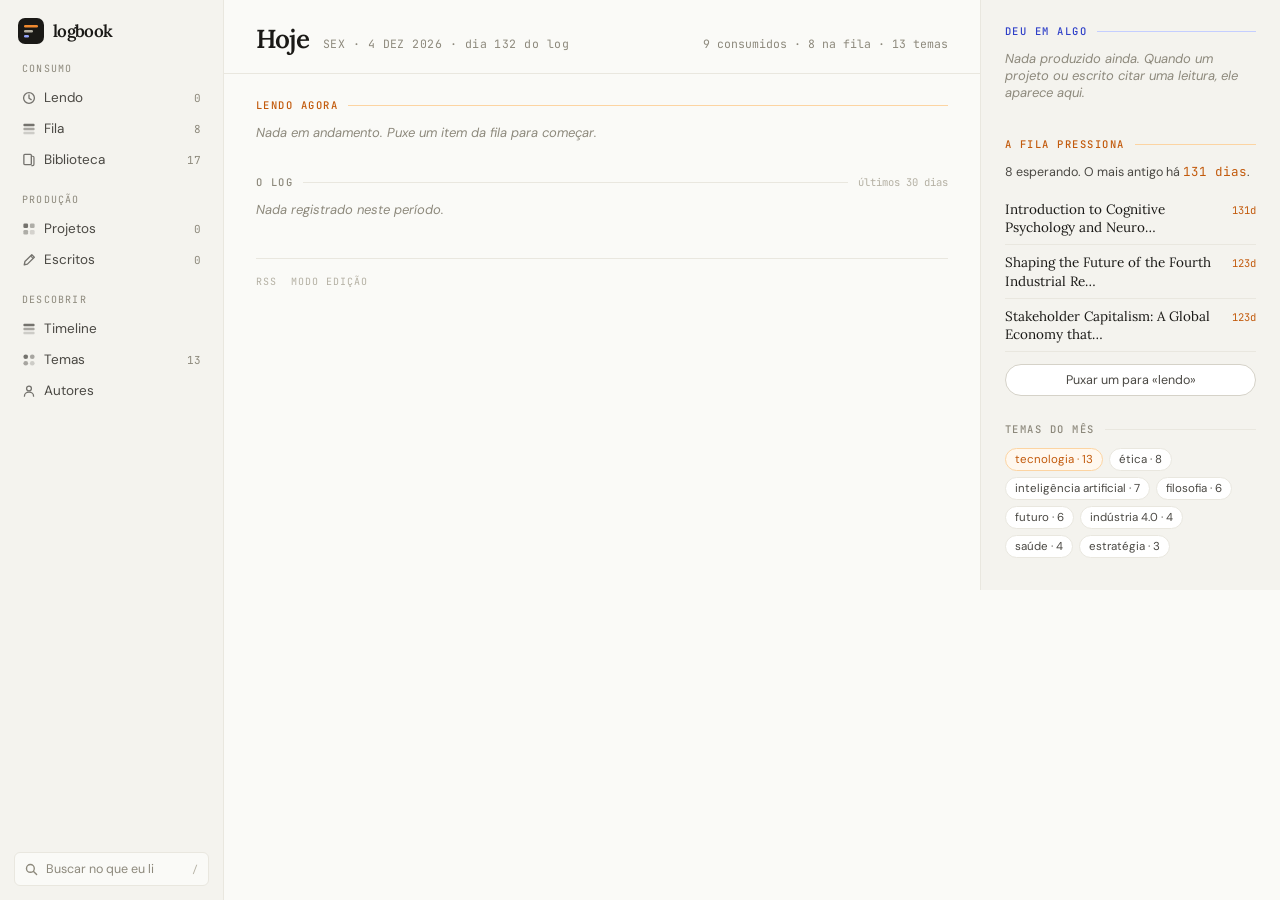
<file: index.html>
<!DOCTYPE html>
<html lang="pt-BR">
<head>
<meta charset="UTF-8">
<meta name="viewport" content="width=device-width, initial-scale=1.0">
<title>LogBook</title>
<meta name="description" content="Logbook pessoal de conhecimento: tudo que eu consumo e produzo, em ordem cronológica e por tema.">
<meta property="og:type" content="website">
<meta property="og:site_name" content="LogBook">
<meta property="og:title" content="LogBook">
<meta property="og:description" content="Logbook pessoal de conhecimento: tudo que eu consumo e produzo, em ordem cronológica e por tema.">
<meta name="twitter:card" content="summary">
<link rel="alternate" type="application/rss+xml" title="LogBook" href="./feed.xml">
<link rel="manifest" href="./manifest.webmanifest">
<meta name="theme-color" content="#FAFAF7" media="(prefers-color-scheme: light)">
<meta name="theme-color" content="#15140F" media="(prefers-color-scheme: dark)">
<meta name="apple-mobile-web-app-title" content="LogBook">
<meta name="apple-mobile-web-app-capable" content="yes">
<link rel="apple-touch-icon" href="./icons/icon-192.png">
<link rel="icon" href="data:image/svg+xml,<svg xmlns='http://www.w3.org/2000/svg' viewBox='0 0 100 100'><rect width='100' height='100' rx='18' fill='%231f1d1a'/><rect x='26' y='28' width='48' height='8' rx='4' fill='%23e8a838'/><rect x='26' y='46' width='32' height='8' rx='4' fill='%238a8378'/><rect x='26' y='64' width='18' height='8' rx='4' fill='%2356504a'/></svg>">
<link rel="preconnect" href="https://fonts.googleapis.com">
<link rel="preconnect" href="https://fonts.gstatic.com" crossorigin>
<link rel="stylesheet" href="https://fonts.googleapis.com/css2?family=DM+Sans:ital,wght@0,300;0,400;0,500;0,600;0,700;1,400;1,500&family=JetBrains+Mono:wght@400;500&family=Lora:ital,wght@0,400;0,500;0,600;0,700;1,400;1,500&display=swap">
<link rel="stylesheet" href="./styles.css">
</head>
<body>
<div id="root"></div>
<noscript>Este site precisa de JavaScript. O conteúdo bruto está em <a href="./data.json">data.json</a>.</noscript>
<script src="./vendor/react.production.min.js"></script>
<script src="./vendor/react-dom.production.min.js"></script>
<script src="./app.js"></script>
<script>
  // PWA: instalar na tela de início e funcionar offline. Falhar aqui (http://,
  // navegador antigo) não pode afetar o site — daí o catch silencioso.
  if ('serviceWorker' in navigator) {
    addEventListener('load', () => navigator.serviceWorker.register('./sw.js').catch(() => {}));
  }
</script>
</body>
</html>
</file>
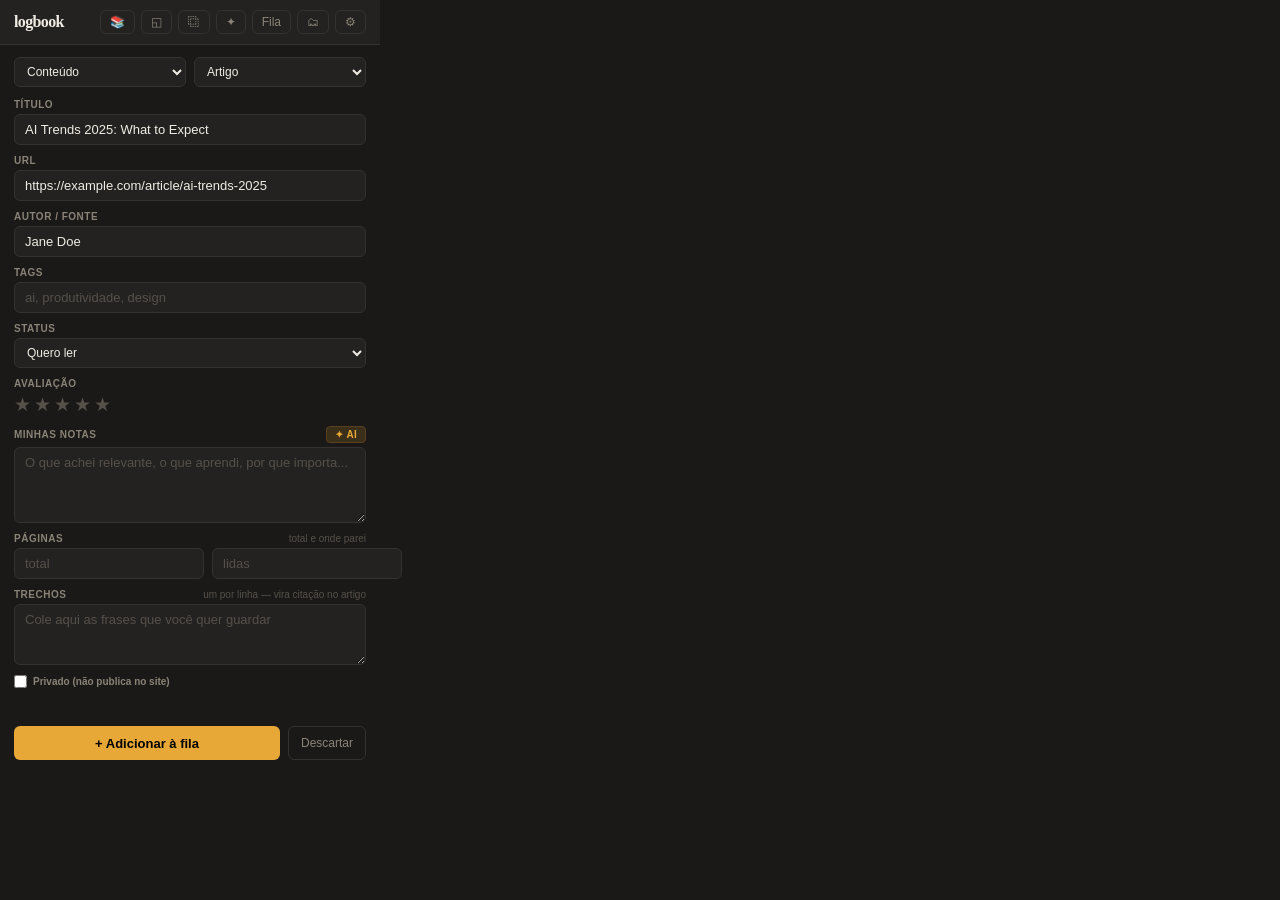
<file: extension/popup/popup.html>
<!DOCTYPE html>
<html lang="pt-BR">
<head>
  <meta charset="UTF-8">
  <title>LogBook Capture</title>
  <link rel="stylesheet" href="popup.css">
</head>
<body>

<!-- ── Header ──────────────────────────────────────────────────────────── -->
<header class="header">
  <div class="logo">logbook</div>
  <div class="header-actions">
    <button class="icon-btn" id="btn-book" title="Adicionar livro manualmente">📚</button>
    <button class="icon-btn" id="btn-project" title="Novo projeto">◱</button>
    <button class="icon-btn" id="btn-bulk" title="Captura em lote">⿻</button>
    <button class="icon-btn" id="btn-draft" title="Rascunho de artigo com IA">✦</button>
    <button class="icon-btn" id="btn-queue">
      Fila <span class="badge hidden" id="badge-count">0</span>
    </button>
    <button class="icon-btn" id="btn-manage" title="Gerenciar entradas">🗂</button>
    <button class="icon-btn" id="btn-settings">⚙</button>
  </div>
</header>

<!-- ── Capture view ─────────────────────────────────────────────────────── -->
<div class="view" id="view-capture">
  <div class="type-row">
    <select id="sel-type">
      <option value="conteudo">Conteúdo</option>
      <option value="projeto">Projeto</option>
    </select>
    <select id="sel-subtype">
      <option value="artigo">Artigo</option>
      <option value="notícia">Notícia</option>
      <option value="vídeo">Vídeo</option>
      <option value="livro">Livro</option>
      <option value="curso">Curso</option>
      <option value="treinamento">Treinamento</option>
    </select>
  </div>

  <div class="form">
    <div class="field">
      <label>Título</label>
      <input type="text" id="f-title" placeholder="Título da entrada">
    </div>

    <div class="field" id="field-url">
      <label>URL</label>
      <input type="url" id="f-url" placeholder="https://...">
    </div>

    <div class="field" id="field-author">
      <label>Autor / Fonte</label>
      <input type="text" id="f-author" placeholder="Autor ou nome do site">
    </div>

    <!-- Projeto-only -->
    <div class="field hidden" id="field-pitch">
      <label>Pitch (uma linha)</label>
      <input type="text" id="f-pitch" placeholder="O que é este projeto em uma frase">
    </div>

    <div class="field">
      <label>Tags</label>
      <input type="text" id="f-tags" placeholder="ai, produtividade, design">
    </div>

    <div class="field">
      <label>
        Status
      </label>
      <select id="sel-status">
        <option value="consumido">Consumido</option>
        <option value="em andamento">Em andamento</option>
        <option value="abandonado">Abandonado</option>
      </select>
    </div>

    <div class="field" id="field-rating">
      <label>Avaliação</label>
      <div class="rating" id="rating">
        <span data-v="1">★</span>
        <span data-v="2">★</span>
        <span data-v="3">★</span>
        <span data-v="4">★</span>
        <span data-v="5">★</span>
      </div>
    </div>

    <div class="field">
      <label>
        Minhas notas
        <button class="ai-btn" id="btn-ai">✦ AI</button>
      </label>
      <textarea id="f-notes" rows="4" placeholder="O que achei relevante, o que aprendi, por que importa..."></textarea>
    </div>

    <!-- Projeto-only -->
    <div class="field hidden" id="field-desc">
      <label>Descrição / Problema</label>
      <textarea id="f-desc" rows="3" placeholder="Qual problema resolve? Contexto do projeto..."></textarea>
    </div>

    <div class="field" id="field-pages">
      <label>Páginas <span class="hint">total e onde parei</span></label>
      <div style="display:flex;gap:8px">
        <input type="number" id="f-pages" min="0" placeholder="total">
        <input type="number" id="f-pages-read" min="0" placeholder="lidas">
      </div>
    </div>

    <div class="field">
      <label>Trechos <span class="hint">um por linha — vira citação no artigo</span></label>
      <textarea id="f-quotes" rows="3" placeholder="Cole aqui as frases que você quer guardar"></textarea>
    </div>

    <div class="field hidden" id="field-connections">
      <label>Conexões sugeridas</label>
      <div class="connections-list" id="f-connections"></div>
    </div>

    <div class="field">
      <label class="inline"><input type="checkbox" id="f-private"> Privado (não publica no site)</label>
    </div>
  </div>

  <div class="ai-status" id="ai-status"></div>

  <div class="actions">
    <button class="btn-primary" id="btn-add">+ Adicionar à fila</button>
    <button class="btn-ghost" id="btn-discard">Descartar</button>
  </div>
</div>

<!-- ── Queue view ────────────────────────────────────────────────────────── -->
<div class="view hidden" id="view-queue">
  <div class="queue-header">
    <span class="count" id="queue-label">0 itens</span>
    <button class="btn-push" id="btn-push" disabled>↑ Push GitHub</button>
  </div>
  <div class="queue-list" id="queue-list"></div>
  <div class="hidden" id="private-row" style="display:flex;align-items:center;gap:8px;margin-top:8px">
    <span class="hint" id="private-label"></span>
    <button class="btn-ghost" id="btn-export-private" style="margin-left:auto">Exportar</button>
  </div>
  <div id="push-toast"></div>
  <div class="actions" style="margin-top:12px">
    <button class="btn-ghost" id="btn-back-queue">← Voltar</button>
  </div>
</div>

<!-- ── Settings view ─────────────────────────────────────────────────────── -->
<div class="view hidden" id="view-settings">
  <div class="settings-title">Configurações</div>
  <div class="form">
    <div class="field">
      <label>AI Provider</label>
      <select id="s-provider">
        <option value="claude">Claude (Anthropic)</option>
        <option value="openai">OpenAI</option>
        <option value="none">Sem AI</option>
      </select>
    </div>
    <div class="field" id="s-claude-row">
      <label>Claude API Key</label>
      <input type="password" id="s-claude-key" placeholder="sk-ant-api03-...">
    </div>
    <div class="field hidden" id="s-openai-row">
      <label>OpenAI API Key</label>
      <input type="password" id="s-openai-key" placeholder="sk-...">
    </div>

    <hr class="divider">

    <div class="field">
      <label>GitHub Token (PAT)</label>
      <input type="password" id="s-gh-token" placeholder="ghp_...">
    </div>
    <div class="field">
      <label>Repositório (owner/repo)</label>
      <input type="text" id="s-gh-repo" placeholder="lurzzo/contentblog">
    </div>
    <div class="field">
      <label>Branch</label>
      <input type="text" id="s-gh-branch" placeholder="main">
    </div>
  </div>

  <div class="actions">
    <button class="btn-primary" id="btn-save-settings">Salvar</button>
    <button class="btn-ghost" id="btn-back-settings">← Voltar</button>
  </div>
</div>

<!-- ── Book manual entry view ─────────────────────────────────────────────── -->
<div class="view hidden" id="view-book">
  <div class="settings-title">Adicionar livro</div>
  <div class="form">
    <div class="field">
      <label>Título *</label>
      <input type="text" id="bk-title" placeholder="Nome do livro">
    </div>
    <div class="field">
      <label>Autor(a)</label>
      <input type="text" id="bk-author" placeholder="Nome do autor(a)">
    </div>
    <div class="field">
      <label>Status</label>
      <select id="bk-status">
        <option value="quero ler">Quero ler</option>
        <option value="em andamento">Lendo agora</option>
        <option value="consumido">Já li</option>
        <option value="abandonado">Abandonado</option>
      </select>
    </div>
    <div class="field">
      <label>Tags</label>
      <input type="text" id="bk-tags" placeholder="ficção, negócios, filosofia">
    </div>
    <div class="field" id="bk-field-rating">
      <label>Avaliação</label>
      <div class="rating" id="bk-rating">
        <span data-v="1">★</span>
        <span data-v="2">★</span>
        <span data-v="3">★</span>
        <span data-v="4">★</span>
        <span data-v="5">★</span>
      </div>
    </div>
    <div class="field">
      <label>Notas</label>
      <textarea id="bk-notes" rows="3" placeholder="Por que quer ler? O que achou?"></textarea>
    </div>
    <div class="field">
      <label>Link (Amazon, Goodreads…)</label>
      <input type="url" id="bk-url" placeholder="https://…">
    </div>
  </div>
  <div class="actions">
    <button class="btn-primary" id="btn-book-add">+ Adicionar à fila</button>
    <button class="btn-ghost" id="btn-book-back">← Voltar</button>
  </div>
</div>

<!-- ── Manage view ────────────────────────────────────────────────────────── -->
<div class="view hidden" id="view-manage">
  <div class="queue-header">
    <span class="count" id="manage-label">Carregando...</span>
  </div>
  <input type="search" id="manage-search" placeholder="Filtrar por título ou autor..." style="width:100%;margin-bottom:8px">
  <div class="queue-list" id="manage-list"></div>
  <div id="manage-toast"></div>
  <div class="actions" style="margin-top:12px">
    <button class="btn-ghost" id="btn-back-manage">← Voltar</button>
  </div>
</div>

<!-- ── Captura em lote ──────────────────────────────────────────────────── -->
<div class="view hidden" id="view-bulk">
  <div class="queue-header"><span class="count">Várias URLs de uma vez</span></div>
  <div class="form">
    <div class="field">
      <label>URLs <span class="hint">uma por linha</span></label>
      <textarea id="bulk-urls" rows="8" placeholder="https://...&#10;https://..."></textarea>
    </div>
    <div class="field">
      <label>Status de todas</label>
      <select id="bulk-status">
        <option value="quero ler">Quero ler</option>
        <option value="consumido">Consumido</option>
        <option value="em andamento">Em andamento</option>
      </select>
    </div>
    <div class="field">
      <label>Tags de todas</label>
      <input type="text" id="bulk-tags" placeholder="opcional">
    </div>
  </div>
  <div id="bulk-toast"></div>
  <div class="actions">
    <button class="btn-primary" id="btn-bulk-add">Adicionar à fila</button>
    <button class="btn-ghost" id="btn-bulk-back">← Voltar</button>
  </div>
</div>

<!-- ── Rascunho de artigo por IA ─────────────────────────────────────────── -->
<div class="view hidden" id="view-draft">
  <div class="queue-header"><span class="count" id="draft-label">Escolha os materiais</span></div>
  <input type="search" id="draft-search" placeholder="Filtrar..." style="width:100%;margin-bottom:8px">
  <div class="queue-list" id="draft-list"></div>
  <div class="form">
    <div class="field">
      <label>Sobre o que é o artigo <span class="hint">opcional, ajuda a IA</span></label>
      <input type="text" id="draft-angle" placeholder="ex: por que provas de conceito não viram produto">
    </div>
  </div>
  <div id="draft-toast"></div>
  <div class="actions">
    <button class="btn-primary" id="btn-draft-gen">✦ Gerar rascunho</button>
    <button class="btn-ghost" id="btn-draft-back">← Voltar</button>
  </div>
</div>

<!-- ── Edit view (marcar como lido / editar entrada publicada) ───────────── -->
<div class="view hidden" id="view-edit">
  <div class="queue-header">
    <span class="count" id="edit-title">—</span>
  </div>
  <div class="form">
    <div class="field">
      <label>Status</label>
      <select id="e-status"></select>
    </div>
    <div class="field">
      <label>Consumido em</label>
      <input type="date" id="e-consumed">
    </div>
    <div class="field">
      <label>Avaliação</label>
      <div class="rating" id="e-rating">
        <span data-v="1">★</span>
        <span data-v="2">★</span>
        <span data-v="3">★</span>
        <span data-v="4">★</span>
        <span data-v="5">★</span>
      </div>
    </div>
    <div class="field">
      <label>Páginas <span class="hint">total e onde parei</span></label>
      <div style="display:flex;gap:8px">
        <input type="number" id="e-pages" min="0" placeholder="total">
        <input type="number" id="e-pages-read" min="0" placeholder="lidas">
      </div>
    </div>

    <div class="field">
      <label>Tags</label>
      <input type="text" id="e-tags" placeholder="ia, produtividade">
    </div>
    <div class="field">
      <label>Minhas notas</label>
      <textarea id="e-notes" rows="5" placeholder="O que ficou disso?"></textarea>
    </div>
  </div>
  <div id="edit-toast"></div>
  <div class="actions">
    <button class="btn-primary" id="btn-edit-save">Salvar no GitHub</button>
    <button class="btn-ghost" id="btn-edit-back">← Voltar</button>
  </div>
</div>

<script src="chrome-mock.js"></script>
<script src="popup.js" type="module"></script>
</body>
</html>
</file>
<file: styles.css>
/* LogBook — design tokens + componentes.
   Fontes vêm do Google Fonts (link no index.html), não mais 24 woff2 em base64. */

:root {
  /* ── FONT FAMILIES ── */
  --font-display: 'Lora', Georgia, 'Times New Roman', serif;
  --font-body:    'DM Sans', system-ui, -apple-system, sans-serif;
  --font-mono:    'JetBrains Mono', 'Fira Code', 'Cascadia Code', monospace;

  /* ── FONT SIZE SCALE ── */
  --text-2xs:  0.6875rem;   /*  11px */
  --text-xs:   0.75rem;     /*  12px */
  --text-sm:   0.875rem;    /*  14px */
  --text-base: 1rem;        /*  16px */
  --text-lg:   1.125rem;    /*  18px */
  --text-xl:   1.25rem;     /*  20px */
  --text-2xl:  1.5rem;      /*  24px */
  --text-3xl:  1.875rem;    /*  30px */
  --text-4xl:  2.25rem;     /*  36px */
  --text-5xl:  3rem;        /*  48px */

  /* ── FONT WEIGHTS ── */
  --weight-light:    300;
  --weight-regular:  400;
  --weight-medium:   500;
  --weight-semibold: 600;
  --weight-bold:     700;

  /* ── LINE HEIGHTS ── */
  --leading-none:    1;
  --leading-tight:   1.25;
  --leading-snug:    1.375;
  --leading-normal:  1.5;
  --leading-relaxed: 1.625;
  --leading-loose:   2;

  /* ── LETTER SPACING ── */
  --tracking-tighter: -0.03em;
  --tracking-tight:   -0.02em;
  --tracking-normal:  0em;
  --tracking-wide:    0.03em;
  --tracking-wider:   0.06em;
  --tracking-widest:  0.10em;
}

/* LogBook — Color Tokens */

:root {
  /* ── SAND — warm neutral base ── */
  --sand-50:  #FAFAF7;
  --sand-100: #F4F3EE;
  --sand-200: #E9E7DF;
  --sand-300: #D5D2C8;
  --sand-400: #B4B0A3;
  --sand-500: #8D897C;
  --sand-600: #6A6760;
  --sand-700: #4A4843;
  --sand-800: #2E2C28;
  --sand-900: #1A1916;

  /* ── AMBER — primary accent (content / input) ── */
  --amber-50:  #FFF8EF;
  --amber-100: #FEEDD4;
  --amber-200: #FCD4A2;
  --amber-300: #F8B066;
  --amber-400: #F08A30;
  --amber-500: #E07120;
  --amber-600: #C25A0C;
  --amber-700: #9D4508;
  --amber-800: #7A3407;

  /* ── SLATE — secondary accent (projects / output) ── */
  --slate-50:  #F2F4FF;
  --slate-100: #E3E8FF;
  --slate-200: #C4CEFF;
  --slate-300: #96A5FA;
  --slate-400: #6577EF;
  --slate-500: #4355E3;
  --slate-600: #2F40C8;
  --slate-700: #2232A6;
  --slate-800: #162084;

  /* ── STATUS — green ── */
  --green-50:  #F0FBF4;
  --green-100: #D8F4E5;
  --green-200: #A5E8C3;
  --green-500: #22A05B;
  --green-700: #156639;

  /* ── STATUS — red ── */
  --red-50:  #FFF2F0;
  --red-100: #FFE0DC;
  --red-200: #FFBDB8;
  --red-500: #E0402C;
  --red-700: #A0250F;

  /* ── STATUS — yellow ── */
  --yellow-50:  #FFFBF0;
  --yellow-100: #FFF3D1;
  --yellow-200: #FFE49E;
  --yellow-500: #E8A520;
  --yellow-700: #9B6A00;

  /* ── SURFACE / BG ── */
  --bg-base:       var(--sand-50);
  --bg-surface:    #FFFFFF;
  --bg-elevated:   var(--sand-100);
  --bg-overlay:    rgba(26, 25, 22, 0.5);

  /* ── FOREGROUND / TEXT ── */
  --fg-primary:    var(--sand-900);
  --fg-secondary:  var(--sand-700);
  --fg-muted:      var(--sand-500);
  --fg-disabled:   var(--sand-400);
  --fg-inverse:    var(--sand-50);

  /* ── BORDERS ── */
  --border-subtle:  var(--sand-200);
  --border-default: var(--sand-300);
  --border-strong:  var(--sand-500);

  /* ── ACCENT: CONTENT (amber) ── */
  --accent-content:        var(--amber-500);
  --accent-content-hover:  var(--amber-600);
  --accent-content-subtle: var(--amber-50);
  --accent-content-light:  var(--amber-100);
  --accent-content-border: var(--amber-200);

  /* ── ACCENT: PROJECT (slate) ── */
  --accent-project:        var(--slate-500);
  --accent-project-hover:  var(--slate-600);
  --accent-project-subtle: var(--slate-50);
  --accent-project-light:  var(--slate-100);
  --accent-project-border: var(--slate-200);

  /* ── CONTENT TYPE COLORS ── */
  --type-artigo-bg:       var(--amber-50);
  --type-artigo-fg:       var(--amber-700);
  --type-artigo-border:   var(--amber-200);

  --type-livro-bg:        #FFF5EC;
  --type-livro-fg:        #8C4A10;
  --type-livro-border:    #FDDCB8;

  --type-video-bg:        #FFF0F5;
  --type-video-fg:        #A02860;
  --type-video-border:    #FCCCE4;

  --type-curso-bg:        var(--green-50);
  --type-curso-fg:        var(--green-700);
  --type-curso-border:    var(--green-200);

  --type-treinamento-bg:  #F4EEFF;
  --type-treinamento-fg:  #6432BC;
  --type-treinamento-border: #DBC8FF;

  --type-noticia-bg:      var(--sand-100);
  --type-noticia-fg:      var(--sand-600);
  --type-noticia-border:  var(--sand-300);

  /* escrito = artigo meu, distinto do que eu consumo */
  --type-escrito-bg:      #EFF6FF;
  --type-escrito-fg:      #1D4ED8;
  --type-escrito-border:  #BFDBFE;

  --type-projeto-bg:      var(--slate-50);
  --type-projeto-fg:      var(--slate-700);
  --type-projeto-border:  var(--slate-200);

  /* ── STATUS SEMANTIC ── */
  --status-consumed-bg:     var(--green-50);
  --status-consumed-fg:     var(--green-700);
  --status-consumed-border: var(--green-200);

  --status-progress-bg:     var(--yellow-50);
  --status-progress-fg:     var(--yellow-700);
  --status-progress-border: var(--yellow-200);

  --status-abandoned-bg:    var(--red-50);
  --status-abandoned-fg:    var(--red-700);
  --status-abandoned-border: var(--red-200);

  --status-idea-bg:         var(--sand-100);
  --status-idea-fg:         var(--sand-600);
  --status-idea-border:     var(--sand-300);

  --status-started-bg:      var(--yellow-50);
  --status-started-fg:      var(--yellow-700);
  --status-started-border:  var(--yellow-200);

  --status-launched-bg:     var(--slate-50);
  --status-launched-fg:     var(--slate-700);
  --status-launched-border: var(--slate-200);

  --status-paused-bg:       var(--red-50);
  --status-paused-fg:       var(--red-700);
  --status-paused-border:   var(--red-200);

  --status-archived-bg:     var(--sand-100);
  --status-archived-fg:     var(--sand-400);
  --status-archived-border: var(--sand-200);
}

/* LogBook — Spacing, Sizing & Radius Tokens */

:root {
  /* ── SPACING SCALE (4px base unit) ── */
  --space-px:   1px;
  --space-0_5:  0.125rem;   /*  2px */
  --space-1:    0.25rem;    /*  4px */
  --space-1_5:  0.375rem;   /*  6px */
  --space-2:    0.5rem;     /*  8px */
  --space-2_5:  0.625rem;   /* 10px */
  --space-3:    0.75rem;    /* 12px */
  --space-4:    1rem;       /* 16px */
  --space-5:    1.25rem;    /* 20px */
  --space-6:    1.5rem;     /* 24px */
  --space-7:    1.75rem;    /* 28px */
  --space-8:    2rem;       /* 32px */
  --space-10:   2.5rem;     /* 40px */
  --space-12:   3rem;       /* 48px */
  --space-14:   3.5rem;     /* 56px */
  --space-16:   4rem;       /* 64px */
  --space-20:   5rem;       /* 80px */
  --space-24:   6rem;       /* 96px */
  --space-32:   8rem;       /* 128px */

  /* ── BORDER RADIUS ── */
  --radius-none: 0;
  --radius-sm:   3px;
  --radius-md:   6px;
  --radius-lg:   10px;
  --radius-xl:   16px;
  --radius-2xl:  24px;
  --radius-full: 9999px;

  /* ── LAYOUT CONSTANTS ── */
  --sidebar-width:      240px;
  --content-max-width:  680px;
  --container-max-width: 1200px;
  --card-padding-x:     var(--space-6);
  --card-padding-y:     var(--space-5);
  --section-gap:        var(--space-8);
}

/* LogBook — Shadow Tokens */
/* Warm-tinted shadows (based on --sand-900 at low opacity) */

:root {
  /* ── ELEVATION SHADOWS ── */
  --shadow-sm:   0 1px 2px rgba(26, 25, 22, 0.06);
  --shadow-md:   0 2px 6px rgba(26, 25, 22, 0.08),  0 1px 2px rgba(26, 25, 22, 0.04);
  --shadow-lg:   0 6px 20px rgba(26, 25, 22, 0.10), 0 2px 6px rgba(26, 25, 22, 0.05);
  --shadow-xl:   0 16px 40px rgba(26, 25, 22, 0.12), 0 4px 12px rgba(26, 25, 22, 0.07);
  --shadow-2xl:  0 32px 64px rgba(26, 25, 22, 0.16), 0 8px 20px rgba(26, 25, 22, 0.09);

  /* ── FOCUS RINGS ── */
  --focus-ring:         0 0 0 3px rgba(224, 113, 32, 0.28);
  --focus-ring-project: 0 0 0 3px rgba(67, 85, 227, 0.24);

  /* ── INSET ── */
  --shadow-inset: inset 0 1px 2px rgba(26, 25, 22, 0.08);

  /* ── CARD HOVER ── */
  --card-hover-shadow: 0 4px 16px rgba(26, 25, 22, 0.10), 0 1px 4px rgba(26, 25, 22, 0.06);
}


/* ── Responsive / Mobile ─────────────────────────────────────────── */
.cb-app { display:flex; height:100vh; }
.cb-sidebar {
  width:var(--sidebar-width); flex-shrink:0; height:100vh;
  background:var(--bg-surface); border-right:1px solid var(--border-subtle);
  display:flex; flex-direction:column;
  transition: transform 0.22s cubic-bezier(.4,0,.2,1);
}
.cb-main { flex:1; overflow:auto; min-width:0; }
.cb-overlay { display:none; }
.cb-topbar  { display:none; }

@media (max-width: 640px) {
  .cb-sidebar {
    position:fixed; top:0; left:0; bottom:0; z-index:100;
    transform:translateX(-100%);
    width:220px;
    box-shadow:4px 0 24px rgba(0,0,0,0.18);
  }
  .cb-sidebar.open { transform:translateX(0); }
  .cb-overlay {
    display:block; position:fixed; inset:0;
    background:rgba(26,25,22,0.45); z-index:99;
    backdrop-filter:blur(2px);
  }
  .cb-topbar {
    display:flex; align-items:center; gap:10px;
    padding:11px 16px;
    background:var(--bg-surface);
    border-bottom:1px solid var(--border-subtle);
    position:sticky; top:0; z-index:10;
  }
  .cb-hamburger {
    background:none; border:none; cursor:pointer;
    color:var(--fg-primary); font-size:18px; line-height:1;
    padding:2px 6px; border-radius:4px;
  }
  .cb-hamburger:hover { background:var(--bg-hover); }
  .cb-topbar-title {
    font-family:var(--font-display); font-size:var(--text-base);
    font-weight:600; color:var(--fg-primary); letter-spacing:-0.01em;
  }
  .cb-topbar-title span { font-family:var(--font-body); font-weight:400; color:var(--fg-muted); }
}


/* ── Search bar ─────────────────────────────────────────────────── */
.cb-side-search { padding:8px 8px 10px; border-top:1px solid var(--border-subtle); }
.cb-side-search-input { width:100%; background:var(--bg-elevated); border:1px solid var(--border-subtle); border-radius:var(--radius-md); padding:6px 26px 6px 28px; font-size:var(--text-sm); color:var(--fg-primary); font-family:var(--font-body); outline:none; transition:border-color 0.15s; box-sizing:border-box; }
.cb-side-search-input:focus { border-color:var(--accent-content); }
.cb-side-search-input::placeholder { color:var(--fg-disabled); }
.cb-side-search-wrap { position:relative; }
.cb-side-search-ico { position:absolute; left:8px; top:50%; transform:translateY(-50%); color:var(--fg-disabled); font-size:12px; pointer-events:none; line-height:1; }
.cb-side-search-clear { position:absolute; right:5px; top:50%; transform:translateY(-50%); background:none; border:none; cursor:pointer; color:var(--fg-muted); font-size:11px; padding:2px 4px; border-radius:var(--radius-sm); line-height:1; }
.cb-side-search-clear:hover { background:var(--sand-200,#e8e5df); }
.cb-search-toggle { display:flex; align-items:center; gap:8px; width:100%; padding:7px 10px; background:none; border:none; border-radius:var(--radius-md); cursor:pointer; color:var(--fg-secondary); font-family:var(--font-body); font-size:var(--text-sm); font-weight:400; transition:background 0.12s, color 0.12s; text-align:left; }
.cb-search-toggle:hover { background:var(--bg-elevated); }
/* ── Detail modal ────────────────────────────────────────────────── */
.cb-modal-bd { position:fixed; inset:0; background:rgba(26,25,22,0.48); z-index:200; display:flex; align-items:center; justify-content:center; padding:24px; backdrop-filter:blur(3px); }
.cb-modal { background:var(--bg-surface); border-radius:var(--radius-xl,12px); width:100%; max-width:580px; max-height:82vh; overflow-y:auto; box-shadow:0 24px 64px rgba(0,0,0,0.2); }
.cb-modal-header { display:flex; align-items:flex-start; justify-content:space-between; gap:12px; padding:24px 24px 0; }
.cb-modal-body { padding:16px 24px 28px; }
.cb-modal-close { background:none; border:none; cursor:pointer; color:var(--fg-muted); font-size:18px; line-height:1; padding:4px; border-radius:var(--radius-md); flex-shrink:0; margin-top:-2px; }
.cb-modal-close:hover { background:var(--bg-elevated); color:var(--fg-primary); }
.cb-modal-section { margin-top:16px; padding-top:16px; border-top:1px solid var(--border-subtle); }
.cb-modal-label { font-family:var(--font-mono); font-size:var(--text-2xs); color:var(--fg-disabled); letter-spacing:var(--tracking-wider); text-transform:uppercase; margin-bottom:6px; }
.cb-modal-notes { font-family:var(--font-display); font-size:var(--text-sm); color:var(--fg-secondary); line-height:var(--leading-relaxed); white-space:pre-wrap; }
@media (max-width:640px) { .cb-modal { max-height:90vh; border-radius:var(--radius-lg,8px); } .cb-searchbar { padding:8px 14px; } }

/* ── BASE ── */
* { box-sizing: border-box; margin: 0; padding: 0; }
  body { background: var(--bg-base); }
  /* Travar a página só faz sentido no desktop, onde .lb-main rola por dentro.
     No celular .lb-main é height:auto, então quem tem de rolar é o body — com
     `overflow:hidden` aqui, nada rolava. */
  @media (min-width: 769px) { body { height: 100vh; overflow: hidden; } }
  ::-webkit-scrollbar { width: 6px; }
  ::-webkit-scrollbar-track { background: transparent; }
  ::-webkit-scrollbar-thumb { background: var(--sand-300); border-radius: 99px; }

/* Home: duas colunas no desktop, empilhado no celular. */
.cb-home-split { display:grid; grid-template-columns:1.6fr 1fr; gap:32px; margin-bottom:40px; align-items:start; }
@media (max-width:760px) { .cb-home-split { grid-template-columns:1fr; gap:28px; } }

/* Prosa dos artigos — HTML gerado do markdown na build. */
.cb-prose { font-family:var(--font-display); font-size:1.0625rem; line-height:var(--leading-relaxed); color:var(--fg-primary); }
.cb-prose > * + * { margin-top:1.1em; }
.cb-prose h2 { font-size:var(--text-xl); font-weight:600; letter-spacing:var(--tracking-tight); margin-top:2em; }
.cb-prose h3 { font-size:var(--text-lg); font-weight:600; margin-top:1.6em; }
.cb-prose a { color:var(--accent-content); text-decoration:underline; text-underline-offset:2px; }
.cb-prose ul, .cb-prose ol { padding-left:1.3em; }
.cb-prose li + li { margin-top:.35em; }
.cb-prose blockquote { border-left:3px solid var(--border-default); padding-left:16px; color:var(--fg-secondary); font-style:italic; }
.cb-prose code { font-family:var(--font-mono); font-size:.86em; background:var(--bg-elevated); padding:1px 5px; border-radius:4px; }
.cb-prose pre { background:var(--bg-elevated); border:1px solid var(--border-subtle); border-radius:var(--radius-md); padding:14px 16px; overflow-x:auto; }
.cb-prose pre code { background:none; padding:0; font-size:.85em; }
.cb-prose img { max-width:100%; height:auto; border-radius:var(--radius-md); }
.cb-prose hr { border:none; border-top:1px solid var(--border-subtle); }
.cb-prose table { width:100%; border-collapse:collapse; font-family:var(--font-body); font-size:var(--text-sm); display:block; overflow-x:auto; }
.cb-prose th, .cb-prose td { border:1px solid var(--border-subtle); padding:6px 10px; text-align:left; }

/* ── MODO ESCURO ─────────────────────────────────────────────────────────────
   Só reatribui os tokens semânticos: componente nenhum precisa saber do tema.
   Segue o sistema — sem botão de troca: macOS e iOS já viram sozinhos à noite.
   ponytail: um toggle manual exigiria duplicar a paleta inteira num segundo
   seletor. Adicionar só se você quiser forçar escuro num sistema claro. */
@media (prefers-color-scheme: dark) {
  :root {
    --bg-base:       #15140F;
    --bg-surface:    #1D1B16;
    --bg-elevated:   #26241E;
    --bg-overlay:    rgba(0, 0, 0, 0.65);

    --fg-primary:    #EDEAE1;
    --fg-secondary:  #C3BEB1;
    --fg-muted:      #918B7C;
    --fg-disabled:   #6B665B;
    --fg-inverse:    var(--sand-900);

    --border-subtle:  #302D26;
    --border-default: #423E35;
    --border-strong:  #5C574B;

    /* Fundos pastel viram tinta escura: contraste some no escuro. */
    --accent-content-subtle: #33260E;
    --accent-content-light:  #3D2D10;
    --accent-content-border: #5C441A;
    --accent-project-subtle: #1B222B;

    --type-artigo-bg: #33260E;      --type-artigo-fg: #F2C46B;      --type-artigo-border: #5C441A;
    --type-livro-bg: #35220F;       --type-livro-fg: #F0B37E;       --type-livro-border: #5E3C1B;
    --type-video-bg: #331522;       --type-video-fg: #F2A0C4;       --type-video-border: #5C2440;
    --type-curso-bg: #12301F;       --type-curso-fg: #7FD9A4;       --type-curso-border: #1F5537;
    --type-treinamento-bg: #251A3D; --type-treinamento-fg: #C0A6F5;  --type-treinamento-border: #402D66;
    --type-noticia-bg: #26241E;     --type-noticia-fg: #B4B0A3;     --type-noticia-border: #423E35;
    --type-projeto-bg: #1B222B;     --type-projeto-fg: #9DB8D4;     --type-projeto-border: #2C3A4A;
    --type-escrito-bg: #12233F;     --type-escrito-fg: #93BBF5;     --type-escrito-border: #1E3C66;

    --status-consumed-bg: #12301F;  --status-consumed-fg: #7FD9A4;  --status-consumed-border: #1F5537;
    --status-progress-bg: #33260E;  --status-progress-fg: #F2C46B;  --status-progress-border: #5C441A;
    --status-abandoned-bg: #26241E; --status-abandoned-fg: #918B7C; --status-abandoned-border: #423E35;
    --status-idea-bg: #251A3D;      --status-idea-fg: #C0A6F5;      --status-idea-border: #402D66;
    --status-started-bg: #1B222B;   --status-started-fg: #9DB8D4;   --status-started-border: #2C3A4A;
    --status-launched-bg: #12301F;  --status-launched-fg: #7FD9A4;  --status-launched-border: #1F5537;
    --status-paused-bg: #26241E;    --status-paused-fg: #B4B0A3;    --status-paused-border: #423E35;
    --status-archived-bg: #1D1B16;  --status-archived-fg: #6B665B;  --status-archived-border: #302D26;

    --shadow-sm: 0 1px 2px rgba(0, 0, 0, 0.4);
    --card-hover-shadow: 0 4px 16px rgba(0, 0, 0, 0.5), 0 1px 4px rgba(0, 0, 0, 0.4);
  }
}

/* ══ REDESIGN 2026-07 ═══════════════════════════════════════════════════════
   Layout do rebranding. O design especifica a paleta crua (--sand-100 etc.);
   aqui usamos os tokens semânticos equivalentes para o modo escuro continuar
   funcionando — em claro o valor é o mesmo. */

.lb-app { display:flex; min-height:100vh; }
.lb-side {
  width:224px; flex-shrink:0; height:100vh; position:sticky; top:0;
  background:var(--bg-elevated); border-right:1px solid var(--border-subtle);
  padding:18px 14px 14px; display:flex; flex-direction:column; gap:0;
}
.lb-main { flex:1; min-width:0; height:100vh; overflow-y:auto; }

.lb-nav-item {
  display:flex; align-items:center; gap:8px; width:100%;
  padding:7px 8px; border:none; background:none; border-radius:var(--radius-md);
  font-family:var(--font-body); font-size:13.5px; color:var(--fg-secondary);
  cursor:pointer; text-align:left; transition:background 0.12s ease, color 0.12s ease;
}
.lb-nav-item:hover { background:var(--border-subtle); }
.lb-nav-item[aria-current="page"] {
  background:var(--accent-content-light); color:var(--accent-content-hover); font-weight:600;
}
.lb-nav-count { margin-left:auto; font-family:var(--font-mono); font-size:11px; color:var(--fg-muted); }
.lb-nav-item[aria-current="page"] .lb-nav-count { color:inherit; }
.lb-group-label {
  font-family:var(--font-mono); font-size:10px; letter-spacing:0.12em; text-transform:uppercase;
  color:var(--fg-muted); padding:0 8px 7px;
}

/* Hoje: duas colunas no desktop, empilhado abaixo de 1100px. */
.lb-hoje { display:grid; grid-template-columns:1fr 300px; align-items:start; }
.lb-hoje-aside { border-left:1px solid var(--border-subtle); background:var(--bg-elevated); }
@media (max-width:1100px) {
  .lb-hoje { grid-template-columns:1fr; }
  .lb-hoje-aside { border-left:none; border-top:1px solid var(--border-subtle); }
}

.lb-mobile-top, .lb-tabbar { display:none; }

@media (max-width:768px) {
  .lb-app { flex-direction:column; padding-bottom:78px; }
  .lb-side { display:none; }
  .lb-main { height:auto; overflow:visible; }
  .lb-mobile-top {
    display:flex; align-items:center; gap:9px; padding:12px 20px;
    background:var(--bg-elevated); border-bottom:1px solid var(--border-subtle);
    position:sticky; top:0; z-index:20;
  }
  .lb-tabbar {
    display:flex; align-items:flex-end; justify-content:space-around;
    position:fixed; left:0; right:0; bottom:0; z-index:30;
    background:var(--bg-elevated); border-top:1px solid var(--border-subtle);
    padding:10px 14px 16px;
  }
  .lb-tab {
    flex:1; display:flex; flex-direction:column; align-items:center; gap:3px;
    background:none; border:none; cursor:pointer; padding:6px 2px;
    font-family:var(--font-body); font-size:11px; color:var(--fg-muted); min-height:44px;
  }
  .lb-tab[aria-current="page"] { color:var(--accent-content-hover); font-weight:600; }
  .lb-tab.lb-tab-prod[aria-current="page"] { color:var(--accent-project-hover); }
}

/* Ficha da entrada: modal no desktop, folha vinda de baixo no celular. */
.lb-sheet-bd { position:fixed; inset:0; z-index:200; background:rgba(26,25,22,0.5); backdrop-filter:blur(3px); display:flex; align-items:center; justify-content:center; padding:24px; }
.lb-sheet {
  background:var(--bg-surface); border-radius:var(--radius-xl); box-shadow:var(--shadow-2xl);
  width:100%; max-width:520px; max-height:86vh; overflow-y:auto;
}
@media (max-width:768px) {
  .lb-sheet-bd { align-items:flex-end; padding:0; }
  .lb-sheet { max-width:none; border-radius:22px 22px 0 0; max-height:92vh; }
}

/* Anel de foco visível em tudo que é operável por teclado. */
.lb-app :focus-visible, .lb-sheet :focus-visible { outline:none; box-shadow:var(--focus-ring); border-radius:var(--radius-md); }

/* Padding e colunas das telas: 32px no desktop, 20px no celular. */
.lb-tela { padding: 22px 32px 40px; }
.lb-hoje-head { padding: 22px 32px 18px; border-bottom: 1px solid var(--border-subtle); display: flex; align-items: baseline; gap: 14px; flex-wrap: wrap; }
.lb-hoje-corpo { padding: 24px 32px 32px; }
.lb-log-dia { display: grid; grid-template-columns: 76px 1fr; }
@media (max-width: 768px) {
  .lb-tela { padding: 18px 20px 32px; }
  .lb-hoje-head { padding: 18px 20px 14px; }
  .lb-hoje-corpo { padding: 18px 20px 24px; }
  .lb-log-dia { grid-template-columns: 42px 1fr; gap: 4px; }
  .lb-so-desktop { display: none; }
}
/* Alça da folha: só existe quando ela vem de baixo. */
.lb-sheet-alca { display: none; }
@media (max-width: 768px) {
  .lb-sheet-alca { display: block; width: 36px; height: 4px; border-radius: 2px; background: var(--border-default); margin: 10px auto 2px; }
}
</file>
<file: extension/popup/popup.css>
.hidden { display: none !important; }

:root {
  --bg:          #1a1917;
  --bg-surface:  #232220;
  --bg-hover:    #2e2c29;
  --border:      #333230;
  --accent:      #e8a838;
  --accent-dim:  #3a2f18;
  --fg:          #f0ece4;
  --fg-muted:    #8a8378;
  --fg-dim:      #56504a;
  --red:         #e85c38;
  --green:       #38b888;
  --purple:      #a78bfa;
  --radius:      6px;
}

* { margin: 0; padding: 0; box-sizing: border-box; }

body {
  width: 380px;
  max-height: 600px;
  overflow-y: auto;
  background: var(--bg);
  color: var(--fg);
  font-family: -apple-system, BlinkMacSystemFont, 'Segoe UI', sans-serif;
  font-size: 13px;
}

/* ── Header ── */
.header {
  display: flex;
  align-items: center;
  justify-content: space-between;
  padding: 10px 14px;
  border-bottom: 1px solid var(--border);
  background: var(--bg-surface);
  position: sticky;
  top: 0;
  z-index: 10;
}

.logo { font-family: Lora, Georgia, serif; font-size: 16px; font-weight: 600; letter-spacing: -0.04em; }

.header-actions { display: flex; align-items: center; gap: 6px; }

.icon-btn {
  display: flex;
  align-items: center;
  gap: 5px;
  background: none;
  border: 1px solid var(--border);
  border-radius: var(--radius);
  color: var(--fg-muted);
  cursor: pointer;
  padding: 4px 9px;
  font-size: 12px;
  transition: color .1s, border-color .1s;
}
.icon-btn:hover { color: var(--fg); border-color: var(--fg-muted); }

.badge {
  background: var(--accent);
  color: #000;
  border-radius: 8px;
  padding: 1px 5px;
  font-size: 10px;
  font-weight: 700;
  min-width: 16px;
  text-align: center;
}
.badge.hidden { display: none; }

/* ── Views ── */
.view { padding: 12px 14px 16px; }
.view.hidden { display: none; }

/* ── Type row ── */
.type-row { display: flex; gap: 8px; margin-bottom: 12px; }

select {
  flex: 1;
  background: var(--bg-surface);
  color: var(--fg);
  border: 1px solid var(--border);
  border-radius: var(--radius);
  padding: 6px 8px;
  font-size: 12px;
  cursor: pointer;
}
select:focus { outline: none; border-color: var(--accent); }

/* ── Form ── */
.form { display: flex; flex-direction: column; gap: 10px; }

.field { display: flex; flex-direction: column; gap: 4px; }

.field label {
  display: flex;
  align-items: center;
  justify-content: space-between;
  font-size: 10px;
  font-weight: 600;
  color: var(--fg-muted);
  letter-spacing: .05em;
  text-transform: uppercase;
}

.field input, .field textarea {
  background: var(--bg-surface);
  color: var(--fg);
  border: 1px solid var(--border);
  border-radius: var(--radius);
  padding: 7px 10px;
  font-size: 13px;
  font-family: inherit;
  resize: vertical;
  transition: border-color .1s;
}
.field input:focus, .field textarea:focus {
  outline: none;
  border-color: var(--accent);
}
.field input::placeholder, .field textarea::placeholder { color: var(--fg-dim); }

/* ── AI button ── */
.ai-btn {
  background: var(--accent-dim);
  color: var(--accent);
  border: 1px solid #5a4020;
  border-radius: 4px;
  padding: 2px 8px;
  font-size: 10px;
  font-weight: 700;
  cursor: pointer;
  letter-spacing: .03em;
  transition: background .1s;
  white-space: nowrap;
}
.ai-btn:hover { background: #4a3520; }
.ai-btn:disabled { opacity: .4; cursor: not-allowed; }

@keyframes pulse { 0%,100%{opacity:1} 50%{opacity:.4} }
.loading { animation: pulse .9s infinite; }

/* ── Rating ── */
.rating { display: flex; gap: 3px; }
.rating span {
  font-size: 19px;
  color: var(--fg-dim);
  cursor: pointer;
  transition: color .1s;
  user-select: none;
}
.rating span.active, .rating span:hover { color: var(--accent); }

/* ── Connections ── */
.connections-list { display: flex; flex-direction: column; gap: 4px; }

.conn-item {
  display: flex;
  align-items: flex-start;
  gap: 8px;
  padding: 7px 9px;
  background: var(--bg-surface);
  border: 1px solid var(--border);
  border-radius: var(--radius);
}
.conn-item input[type="checkbox"] { margin-top: 2px; accent-color: var(--accent); flex-shrink: 0; }
.conn-title { font-size: 12px; color: var(--fg); line-height: 1.3; }
.conn-reason { font-size: 10px; color: var(--fg-muted); margin-top: 2px; }

/* ── AI status ── */
.ai-status {
  min-height: 18px;
  font-size: 11px;
  color: var(--purple);
  margin-top: 6px;
  display: flex;
  align-items: center;
  gap: 5px;
}

/* ── Actions ── */
.actions { display: flex; gap: 8px; margin-top: 14px; }

.btn-primary {
  flex: 1;
  background: var(--accent);
  color: #000;
  border: none;
  border-radius: var(--radius);
  padding: 9px 14px;
  font-size: 13px;
  font-weight: 700;
  cursor: pointer;
  transition: opacity .1s;
}
.btn-primary:hover { opacity: .86; }
.btn-primary:disabled { opacity: .4; cursor: not-allowed; }

.btn-ghost {
  background: none;
  color: var(--fg-muted);
  border: 1px solid var(--border);
  border-radius: var(--radius);
  padding: 9px 12px;
  font-size: 12px;
  cursor: pointer;
  transition: color .1s;
  white-space: nowrap;
}
.btn-ghost:hover { color: var(--fg); }

/* ── Queue ── */
.queue-header {
  display: flex;
  align-items: center;
  justify-content: space-between;
  margin-bottom: 10px;
}
.queue-header .count { font-size: 12px; color: var(--fg-muted); }

.btn-push {
  background: var(--green);
  color: #000;
  border: none;
  border-radius: var(--radius);
  padding: 7px 14px;
  font-size: 12px;
  font-weight: 700;
  cursor: pointer;
  transition: opacity .1s;
}
.btn-push:hover { opacity: .86; }
.btn-push:disabled { opacity: .3; cursor: not-allowed; background: var(--fg-dim); }

.queue-list { display: flex; flex-direction: column; gap: 5px; }

.q-item {
  display: flex;
  align-items: center;
  gap: 8px;
  padding: 8px 10px;
  background: var(--bg-surface);
  border: 1px solid var(--border);
  border-radius: var(--radius);
  cursor: default;
}
.q-item:hover { border-color: var(--fg-dim); }

.q-type {
  font-size: 9px;
  font-weight: 700;
  color: var(--accent);
  text-transform: uppercase;
  letter-spacing: .06em;
  white-space: nowrap;
  min-width: 48px;
}
.q-title {
  flex: 1;
  font-size: 12px;
  white-space: nowrap;
  overflow: hidden;
  text-overflow: ellipsis;
  color: var(--fg);
}
.q-edit,
.q-remove {
  background: none;
  border: none;
  color: var(--fg-dim);
  cursor: pointer;
  font-size: 14px;
  padding: 0 2px;
  line-height: 1;
  transition: color .1s;
  flex-shrink: 0;
}
.q-remove:hover { color: var(--red); }
.q-edit:hover { color: var(--accent, var(--fg)); }

.empty-queue {
  padding: 24px 0;
  text-align: center;
  color: var(--fg-dim);
  font-size: 12px;
}

/* ── Toast ── */
.toast {
  margin-top: 10px;
  padding: 8px 10px;
  border-radius: var(--radius);
  font-size: 12px;
  line-height: 1.4;
}
.toast.success { background: #0d2b1e; color: var(--green); border: 1px solid #1a5c38; }
.toast.error   { background: #2b0d0d; color: var(--red);   border: 1px solid #5c1a1a; }

/* ── Settings ── */
.settings-title {
  font-size: 13px;
  font-weight: 700;
  margin-bottom: 12px;
  color: var(--fg-muted);
  letter-spacing: .03em;
}

hr { border: none; border-top: 1px solid var(--border); }

/* ── Divider ── */
.divider { border: none; border-top: 1px solid var(--border); margin: 4px 0; }

.hint { font-size: 10px; color: var(--fg-dim); font-weight: 400; text-transform: none; letter-spacing: 0; }
label.inline { display: flex; justify-content: flex-start; align-items: center; gap: 6px; text-transform: none; letter-spacing: 0; cursor: pointer; }
label.inline input { margin: 0; }
#draft-list .q-item { cursor: pointer; }
</file>
